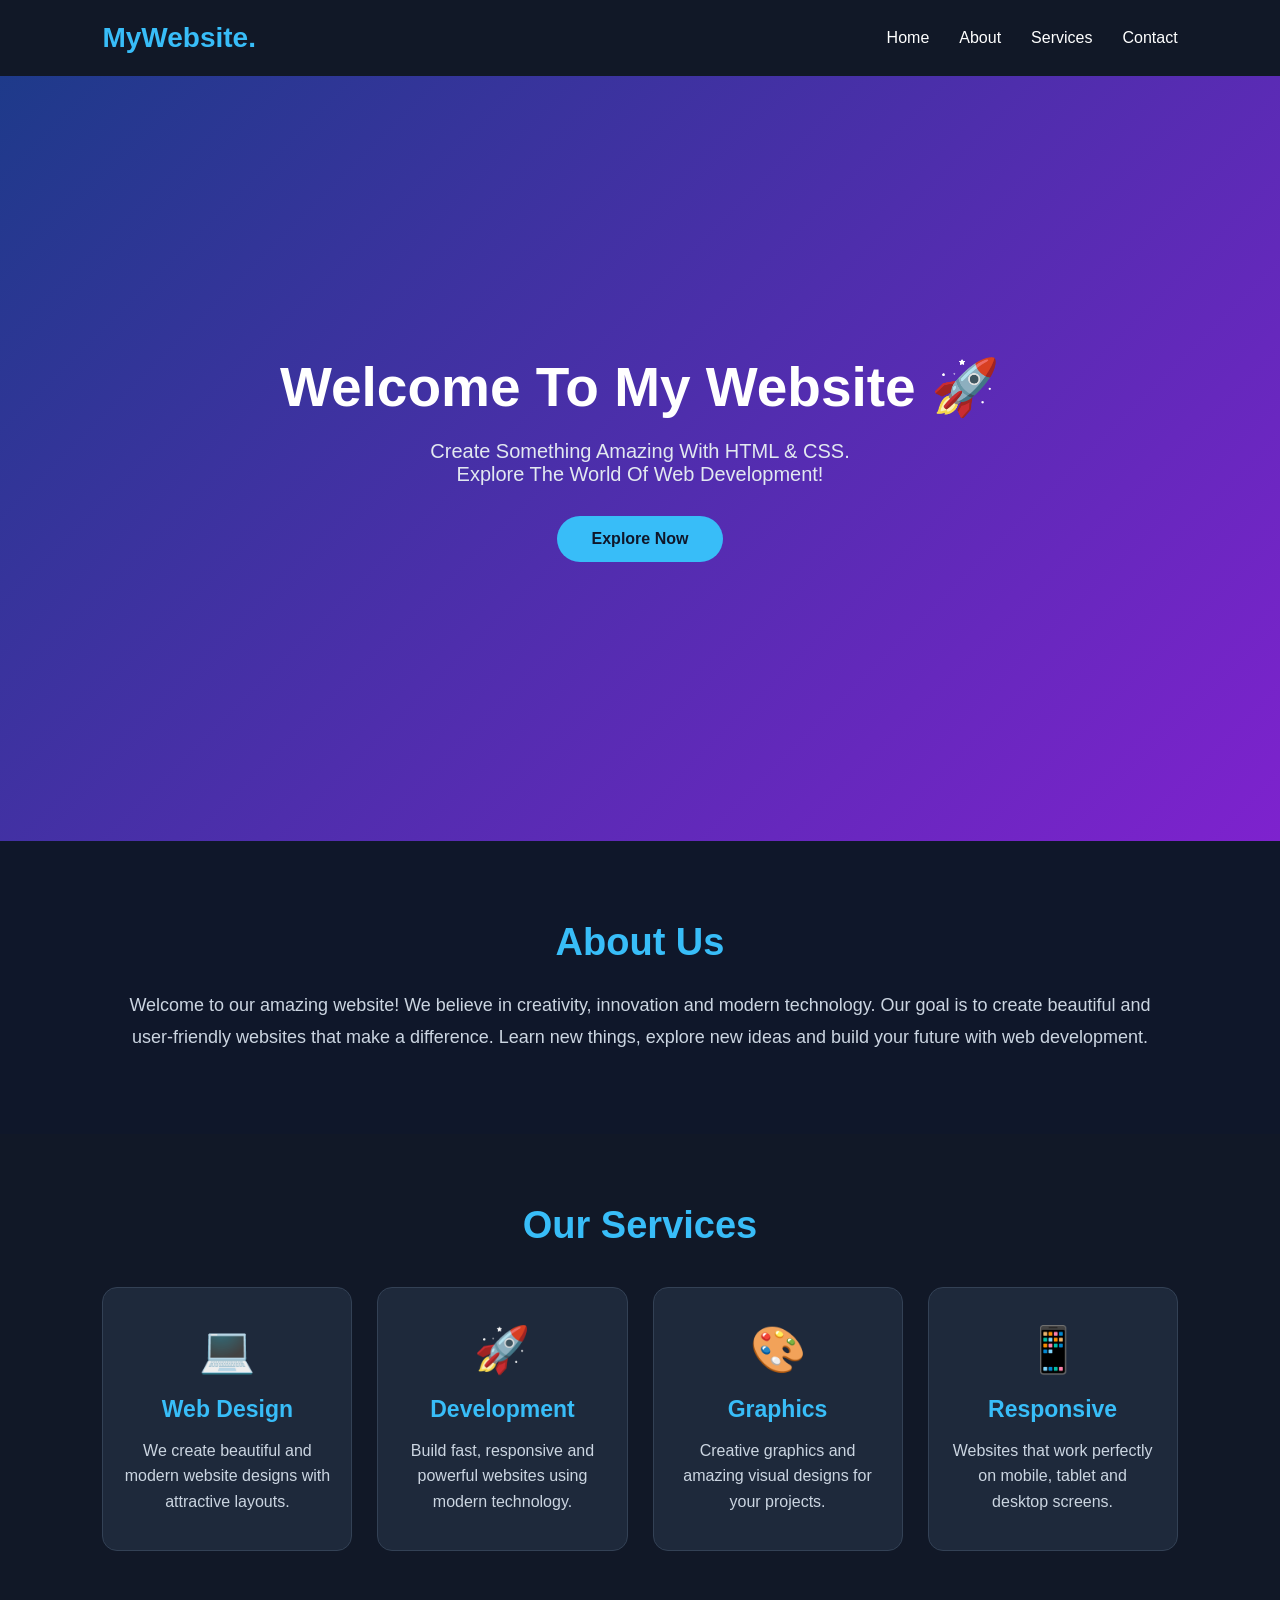
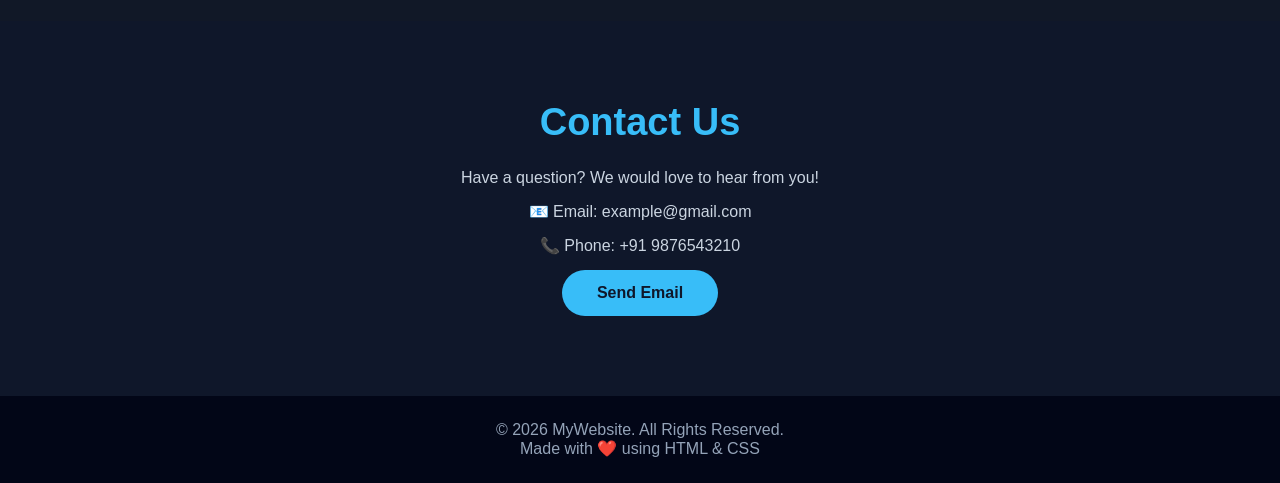
<file: about.html>
<!DOCTYPE html>
<html lang="en">
<head>
    <meta charset="UTF-8">
    <meta name="viewport" content="width=device-width, initial-scale=1.0">
    <title>My Awesome Website</title>

    <style>
        * {
            margin: 0;
            padding: 0;
            box-sizing: border-box;
            font-family: Arial, sans-serif;
            scroll-behavior: smooth;
        }

        body {
            background: #0f172a;
            color: white;
        }

        /* Navbar */
        nav {
            display: flex;
            justify-content: space-between;
            align-items: center;
            padding: 22px 8%;
            background: #111827;
            position: sticky;
            top: 0;
            z-index: 100;
        }

        .logo {
            font-size: 28px;
            font-weight: bold;
            color: #38bdf8;
        }

        nav ul {
            display: flex;
            list-style: none;
            gap: 30px;
        }

        nav ul li a {
            color: white;
            text-decoration: none;
            transition: 0.3s;
        }

        nav ul li a:hover {
            color: #38bdf8;
        }

        /* Hero Section */
        .hero {
            min-height: 85vh;
            display: flex;
            justify-content: center;
            align-items: center;
            text-align: center;
            padding: 30px;
            background: linear-gradient(135deg, #1e3a8a, #7e22ce);
        }

        .hero h1 {
            font-size: 55px;
            margin-bottom: 20px;
        }

        .hero p {
            font-size: 20px;
            color: #e2e8f0;
            margin-bottom: 30px;
        }

        .btn {
            display: inline-block;
            padding: 14px 35px;
            background: #38bdf8;
            color: #0f172a;
            text-decoration: none;
            border-radius: 30px;
            font-weight: bold;
            transition: 0.3s;
        }

        .btn:hover {
            background: white;
            transform: scale(1.08);
        }

        /* About */
        .about {
            padding: 80px 10%;
            text-align: center;
        }

        .heading {
            font-size: 38px;
            margin-bottom: 25px;
            color: #38bdf8;
        }

        .about p {
            font-size: 18px;
            line-height: 1.8;
            color: #cbd5e1;
        }

        /* Services */
        .services {
            padding: 70px 8%;
            background: #111827;
            text-align: center;
        }

        .cards {
            display: grid;
            grid-template-columns: repeat(auto-fit, minmax(220px, 1fr));
            gap: 25px;
            margin-top: 40px;
        }

        .card {
            background: #1e293b;
            padding: 35px 20px;
            border-radius: 15px;
            transition: 0.4s;
            border: 1px solid #334155;
        }

        .card:hover {
            transform: translateY(-12px);
            background: #263750;
            border-color: #38bdf8;
        }

        .card h3 {
            font-size: 23px;
            margin-bottom: 15px;
            color: #38bdf8;
        }

        .card p {
            color: #cbd5e1;
            line-height: 1.6;
        }

        .icon {
            font-size: 45px;
            margin-bottom: 20px;
        }

        /* Contact */
        .contact {
            padding: 80px 20px;
            text-align: center;
        }

        .contact p {
            color: #cbd5e1;
            margin: 15px;
        }

        /* Footer */
        footer {
            background: #020617;
            padding: 25px;
            text-align: center;
            color: #94a3b8;
        }

        /* Mobile */
        @media(max-width: 600px) {
            nav {
                flex-direction: column;
                gap: 18px;
            }

            nav ul {
                gap: 15px;
                flex-wrap: wrap;
                justify-content: center;
            }

            .hero h1 {
                font-size: 36px;
            }

            .hero p {
                font-size: 16px;
            }
        }
    </style>
</head>

<body>

    <!-- Navbar -->
    <nav>
        <div class="logo">MyWebsite.</div>

        <ul>
            <li><a href="#home">Home</a></li>
            <li><a href="#about">About</a></li>
            <li><a href="#services">Services</a></li>
            <li><a href="#contact">Contact</a></li>
        </ul>
    </nav>

    <!-- Hero Section -->
    <section class="hero" id="home">
        <div>
            <h1>Welcome To My Website 🚀</h1>

            <p>
                Create Something Amazing With HTML & CSS.
                <br>
                Explore The World Of Web Development!
            </p>

            <a href="#about" class="btn">Explore Now</a>
        </div>
    </section>

    <!-- About Section -->
    <section class="about" id="about">
        <h2 class="heading">About Us</h2>

        <p>
            Welcome to our amazing website! We believe in creativity,
            innovation and modern technology. Our goal is to create
            beautiful and user-friendly websites that make a difference.
            Learn new things, explore new ideas and build your future
            with web development.
        </p>
    </section>

    <!-- Services Section -->
    <section class="services" id="services">

        <h2 class="heading">Our Services</h2>

        <div class="cards">

            <div class="card">
                <div class="icon">💻</div>
                <h3>Web Design</h3>
                <p>
                    We create beautiful and modern website designs
                    with attractive layouts.
                </p>
            </div>

            <div class="card">
                <div class="icon">🚀</div>
                <h3>Development</h3>
                <p>
                    Build fast, responsive and powerful websites
                    using modern technology.
                </p>
            </div>

            <div class="card">
                <div class="icon">🎨</div>
                <h3>Graphics</h3>
                <p>
                    Creative graphics and amazing visual designs
                    for your projects.
                </p>
            </div>

            <div class="card">
                <div class="icon">📱</div>
                <h3>Responsive</h3>
                <p>
                    Websites that work perfectly on mobile,
                    tablet and desktop screens.
                </p>
            </div>

        </div>
    </section>

    <!-- Contact Section -->
    <section class="contact" id="contact">

        <h2 class="heading">Contact Us</h2>

        <p>Have a question? We would love to hear from you!</p>

        <p>📧 Email: example@gmail.com</p>

        <p>📞 Phone: +91 9876543210</p>

        <a href="mailto:example@gmail.com" class="btn">
            Send Email
        </a>

    </section>

    <!-- Footer -->
    <footer>
        <p>© 2026 MyWebsite. All Rights Reserved.</p>
        <p>Made with ❤️ using HTML & CSS</p>
    </footer>

</body>
</html>
</file>
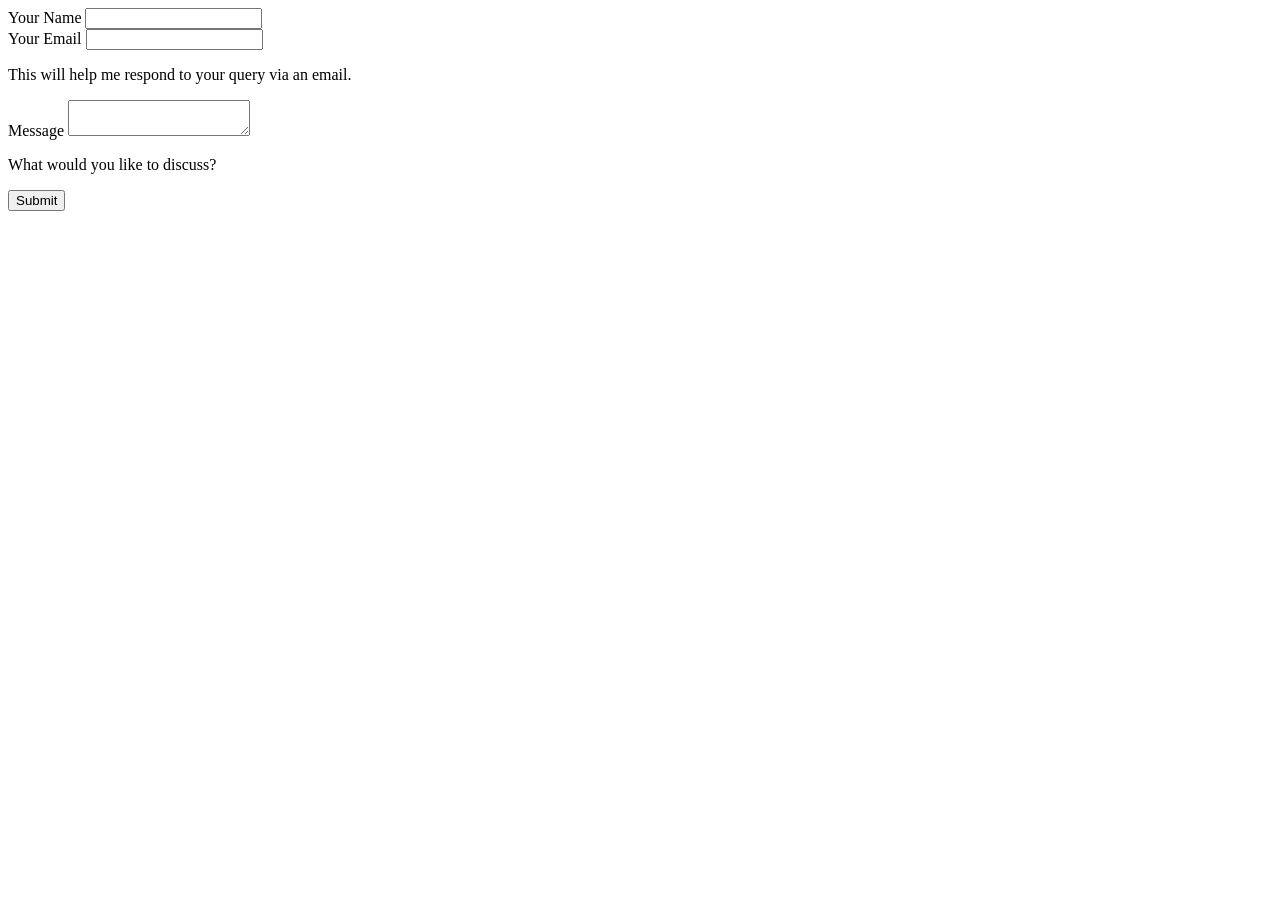
<file: contact.html>
<!DOCTYPE html>
<html lang="en">
<head>
    <meta charset="UTF-8">
    <meta name="viewport" content="width=device-width, initial-scale=1.0">
    <title>contact</title>
<form
  action="https://formspree.io/f/{FORM_ID}"
  class="fs-form"
  target="_top"
  method="POST"
>
  <div class="fs-field">
    <label class="fs-label" for="name">Your Name</label>
    <input class="fs-input" id="name" name="name" required />
  </div>
  <div class="fs-field">
    <label class="fs-label" for="email"> Your Email</label>
    <input class="fs-input" id="email" name="email" required />
    <p class="fs-description">
      This will help me respond to your query via an email.
    </p>
  </div>
  <div class="fs-field">
    <label class="fs-label" for="message">Message</label>
    <textarea
      class="fs-textarea"
      id="message"
      name="message"
      required
    ></textarea>
    <p class="fs-description">What would you like to discuss?</p>
  </div>
  <div class="fs-button-group">
    <button class="fs-button" type="submit">Submit</button>
  </div>
</form>
</file>
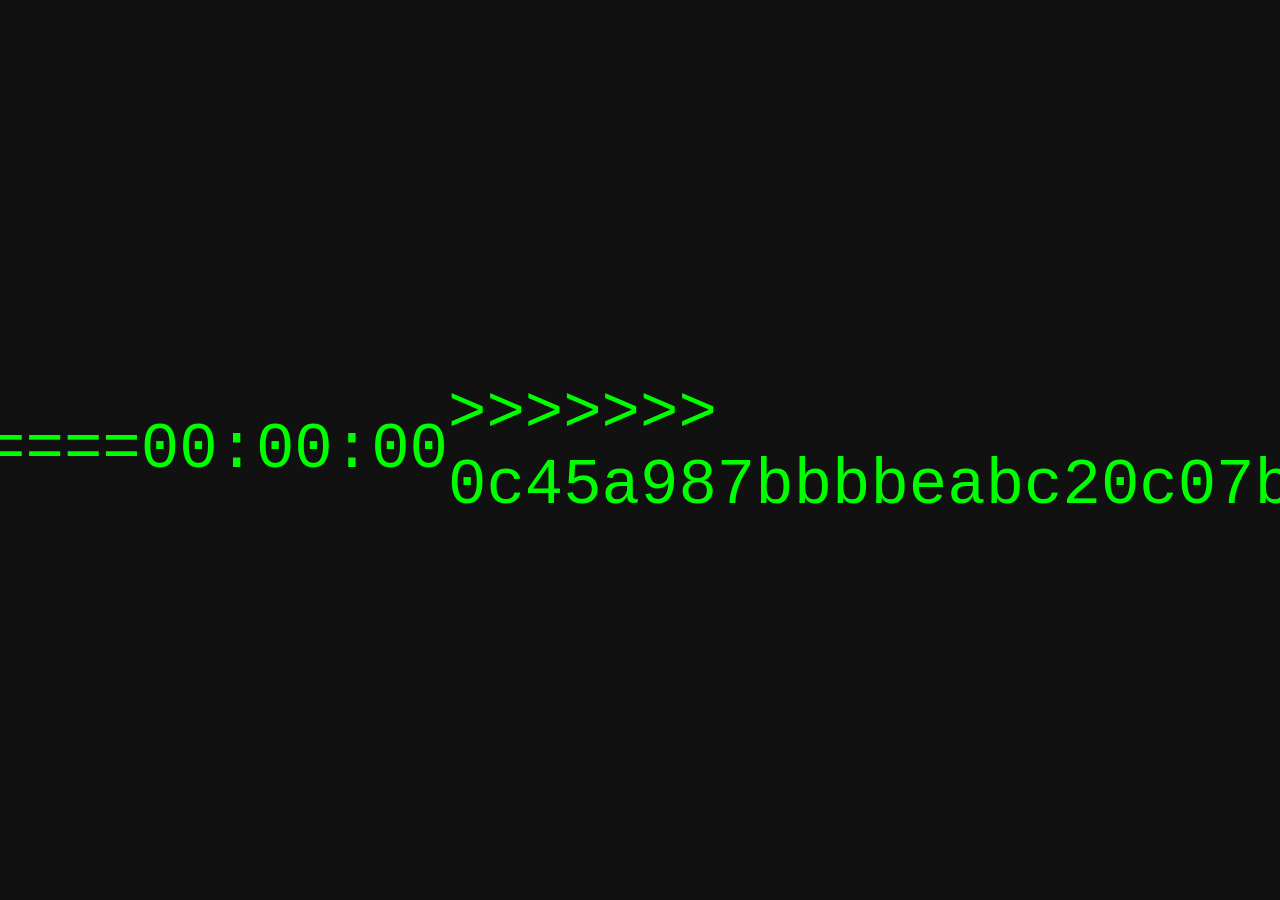
<file: digitalclock.html>
<<<<<<< HEAD
<!DOCTYPE html>
<html lang="en">
<head>
    <meta charset="UTF-8">
    <meta name="viewport" content="width=, initial-scale=1.0">
    <title>My first digital clock</title>
  <style>
    body {
      display: flex;
      justify-content: center;
      align-items: center;
      height: 100vh;
      margin: 0;
      background-color: #111;
      color: #0f0;
      font-family: monospace;
      font-size: 4rem;
    }
  </style>
</head>
<body>
  <div id="clock">00:00:00</div>

  <script>
    function updateClock() {
      const now = new Date();
      const hours = String(now.getHours()).padStart(2, "0");
      const minutes = String(now.getMinutes()).padStart(2, "0");
      const seconds = String(now.getSeconds()).padStart(2, "0");
      document.getElementById("clock").textContent = `${hours}:${minutes}:${seconds}`;
    }

    updateClock();
    setInterval(updateClock, 1000);
  </script>
</body>
=======
<!DOCTYPE html>
<html lang="en">
<head>
    <meta charset="UTF-8">
    <meta name="viewport" content="width=, initial-scale=1.0">
    <title>My first digital clock</title>
  <style>
    body {
      display: flex;
      justify-content: center;
      align-items: center;
      height: 100vh;
      margin: 0;
      background-color: #111;
      color: #0f0;
      font-family: monospace;
      font-size: 4rem;
    }
  </style>
</head>
<body>
  <div id="clock">00:00:00</div>

  <script>
    function updateClock() {
      const now = new Date();
      const hours = String(now.getHours()).padStart(2, "0");
      const minutes = String(now.getMinutes()).padStart(2, "0");
      const seconds = String(now.getSeconds()).padStart(2, "0");
      document.getElementById("clock").textContent = `${hours}:${minutes}:${seconds}`;
    }

    updateClock();
    setInterval(updateClock, 1000);
  </script>
</body>
>>>>>>> 0c45a987bbbbeabc20c07b31d4a07b990b21581b
</html>
</file>
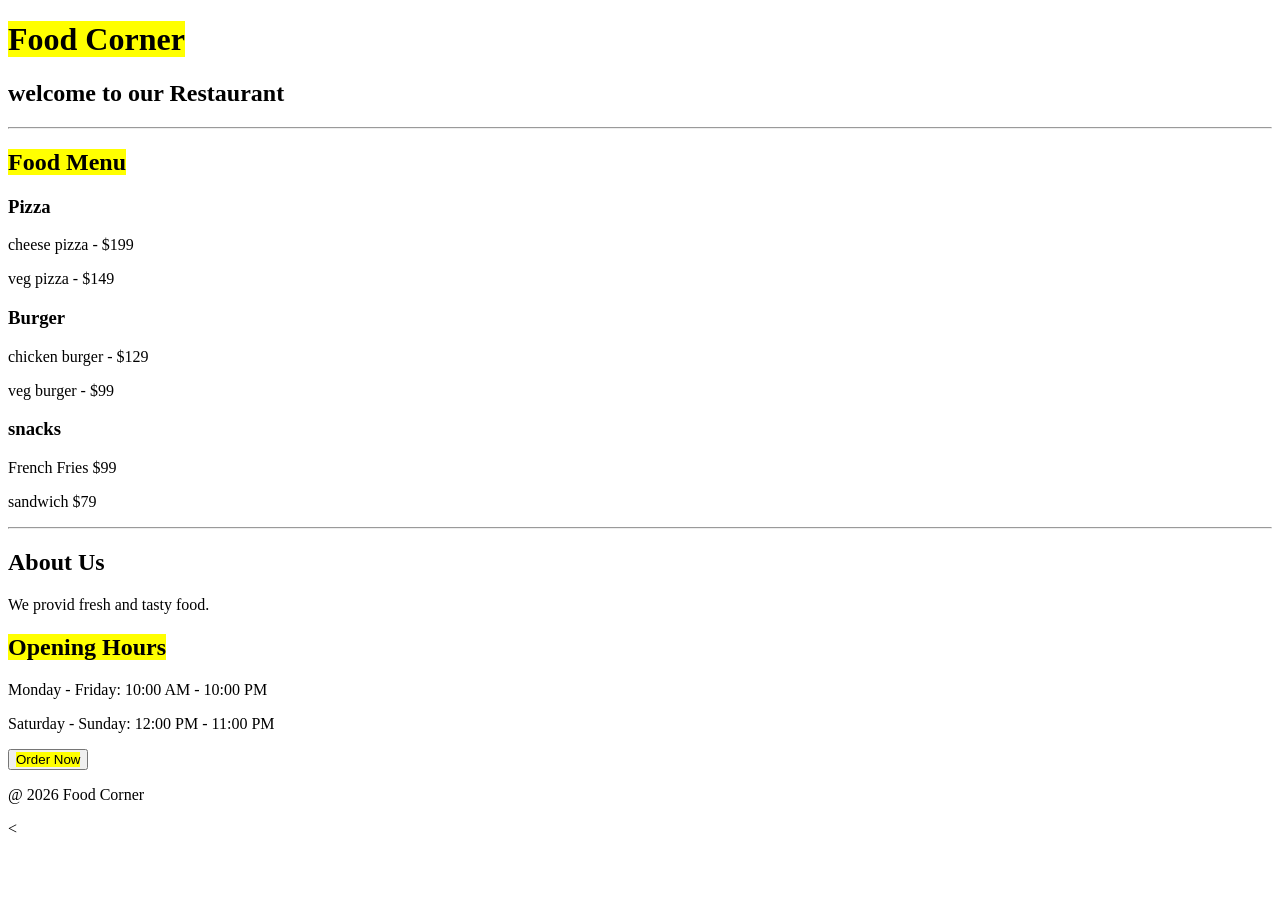
<file: foodmenu.html>
<!DOCTYPE html>
<html lang="en">
<head>
    <meta charset="UTF-8">
    <meta name="viewport" content="width=device-width, initial-scale=1.0">
    <title>foodmenu </title>
</head>
<body>
    <h1><mark>Food Corner</mark></h1>
    <h2>welcome to our Restaurant</h2>
    <hr>
     
    <h2><mark>Food Menu</mark></h2>

    <h3>Pizza</h3>
    <p>cheese pizza - $199</p>
    <p>veg pizza - $149</p>

    <h3>Burger</h3>
    <p>chicken burger - $129</p>
    <p>veg burger - $99</p>

    <h3>snacks</h3>
    <p>French Fries $99</p>
    <p>sandwich $79</p>

    <hr>

    <h2>About Us</h2>
    <p>We provid fresh and tasty food.</p>

    <h2><mark>Opening Hours</mark></h2>
    <p>Monday - Friday: 10:00 AM - 10:00 PM</p>
    <p>Saturday - Sunday: 12:00 PM - 11:00 PM</p>
    
    <button><mark>Order Now</mark></button>

    <footer>
        <p>@ 2026 Food Corner</p>
    </footer>
</body><
</html>
</file>
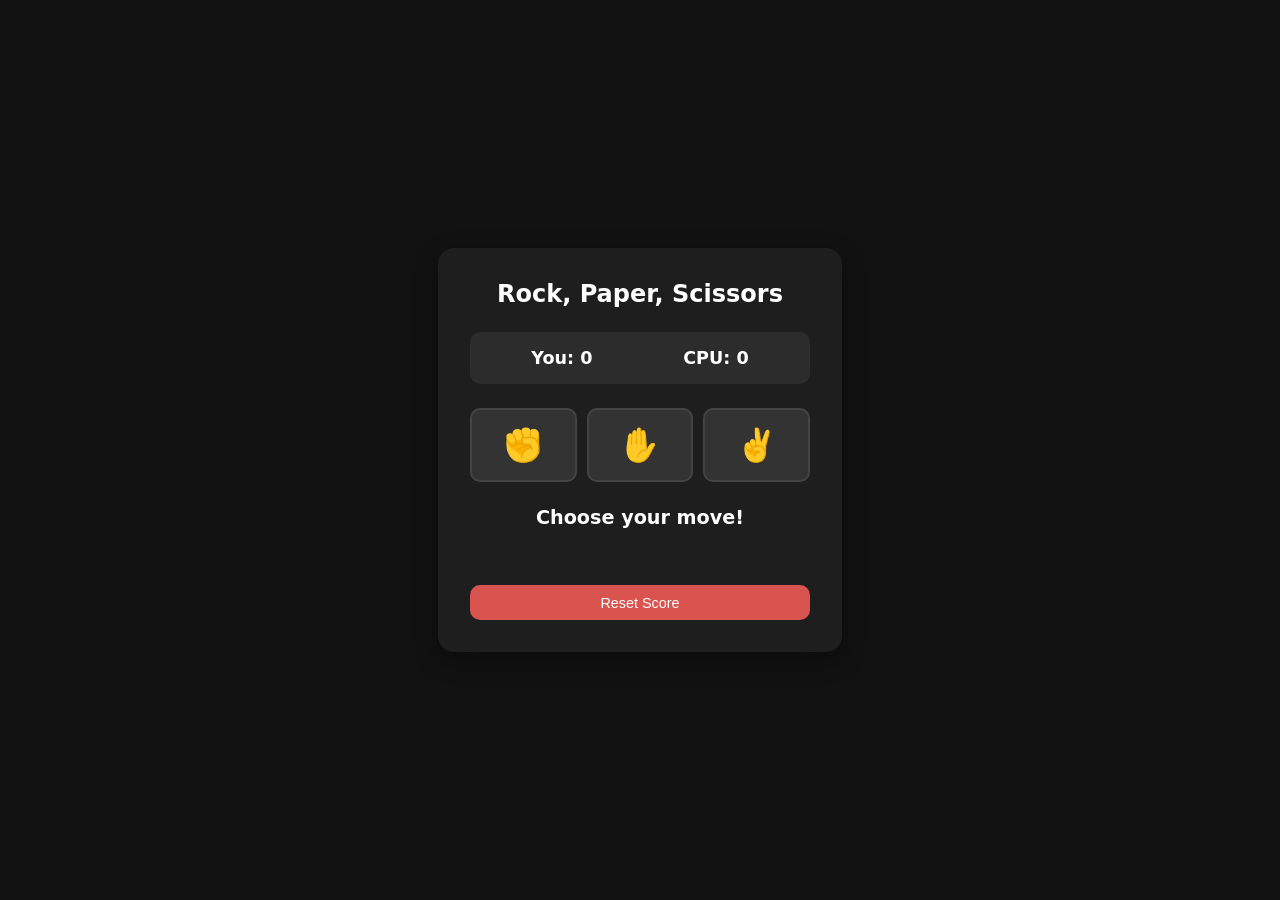
<file: game.html>
<!DOCTYPE html>
<html lang="en">
<head>
  <meta charset="UTF-8">
  <meta name="viewport" content="width=device-width, initial-scale=1.0">
  <title>Rock, Paper, Scissors</title>
  <style>
    body {
      font-family: system-ui, -apple-system, sans-serif;
      background-color: #121212;
      color: #ffffff;
      display: flex;
      justify-content: center;
      align-items: center;
      height: 100vh;
      margin: 0;
    }

    .game-container {
      background-color: #1e1e1e;
      padding: 2rem;
      border-radius: 16px;
      box-shadow: 0 8px 24px rgba(0, 0, 0, 0.4);
      text-align: center;
      width: 340px;
    }

    h1 {
      margin-top: 0;
      font-size: 1.5rem;
    }

    .scoreboard {
      display: flex;
      justify-content: space-around;
      background-color: #2c2c2c;
      padding: 1rem;
      border-radius: 10px;
      margin: 1.5rem 0;
      font-size: 1.1rem;
      font-weight: bold;
    }

    .choices {
      display: flex;
      justify-content: space-between;
      gap: 10px;
      margin-bottom: 1.5rem;
    }

    button {
      flex: 1;
      padding: 1rem 0.5rem;
      font-size: 2rem;
      background-color: #333;
      border: 2px solid #444;
      border-radius: 10px;
      color: white;
      cursor: pointer;
      transition: transform 0.1s, background-color 0.2s;
    }

    button:hover {
      background-color: #444;
      transform: translateY(-2px);
    }

    button:active {
      transform: scale(0.95);
    }

    #result {
      font-size: 1.2rem;
      font-weight: bold;
      min-height: 1.5em;
      margin-bottom: 0.5rem;
    }

    #details {
      color: #aaa;
      font-size: 0.95rem;
      min-height: 1.2em;
      margin-bottom: 1.5rem;
    }

    .reset-btn {
      font-size: 0.9rem;
      padding: 0.6rem 1.2rem;
      background-color: #d9534f;
      border: none;
      width: 100%;
    }

    .reset-btn:hover {
      background-color: #c9302c;
    }
  </style>
</head>
<body>

  <div class="game-container">
    <h1>Rock, Paper, Scissors</h1>
    
    <div class="scoreboard">
      <div>You: <span id="player-score">0</span></div>
      <div>CPU: <span id="cpu-score">0</span></div>
    </div>

    <div class="choices">
      <button onclick="play('rock')" title="Rock">✊</button>
      <button onclick="play('paper')" title="Paper">✋</button>
      <button onclick="play('scissors')" title="Scissors">✌️</button>
    </div>

    <div id="result">Choose your move!</div>
    <div id="details"></div>

    <button class="reset-btn" onclick="resetGame()">Reset Score</button>
  </div>

  <script>
    let playerScore = 0;
    let cpuScore = 0;

    const emojis = {
      rock: '✊',
      paper: '✋',
      scissors: '✌️'
    };

    function play(playerChoice) {
      const options = ['rock', 'paper', 'scissors'];
      const cpuChoice = options[Math.floor(Math.random() * 3)];

      const resultEl = document.getElementById('result');
      const detailsEl = document.getElementById('details');

      detailsEl.textContent = `You chose ${emojis[playerChoice]} vs CPU ${emojis[cpuChoice]}`;

      if (playerChoice === cpuChoice) {
        resultEl.textContent = "It's a tie!";
        resultEl.style.color = '#f0ad4e';
      } else if (
        (playerChoice === 'rock' && cpuChoice === 'scissors') ||
        (playerChoice === 'paper' && cpuChoice === 'rock') ||
        (playerChoice === 'scissors' && cpuChoice === 'paper')
      ) {
        playerScore++;
        resultEl.textContent = "You win!";
        resultEl.style.color = '#5cb85c';
      } else {
        cpuScore++;
        resultEl.textContent = "CPU wins!";
        resultEl.style.color = '#d9534f';
      }

      document.getElementById('player-score').textContent = playerScore;
      document.getElementById('cpu-score').textContent = cpuScore;
    }

    function resetGame() {
      playerScore = 0;
      cpuScore = 0;
      document.getElementById('player-score').textContent = 0;
      document.getElementById('cpu-score').textContent = 0;
      document.getElementById('result').textContent = "Choose your move!";
      document.getElementById('result').style.color = '#ffffff';
      document.getElementById('details').textContent = "";
    }
  </script>

</body>
</html>
</file>
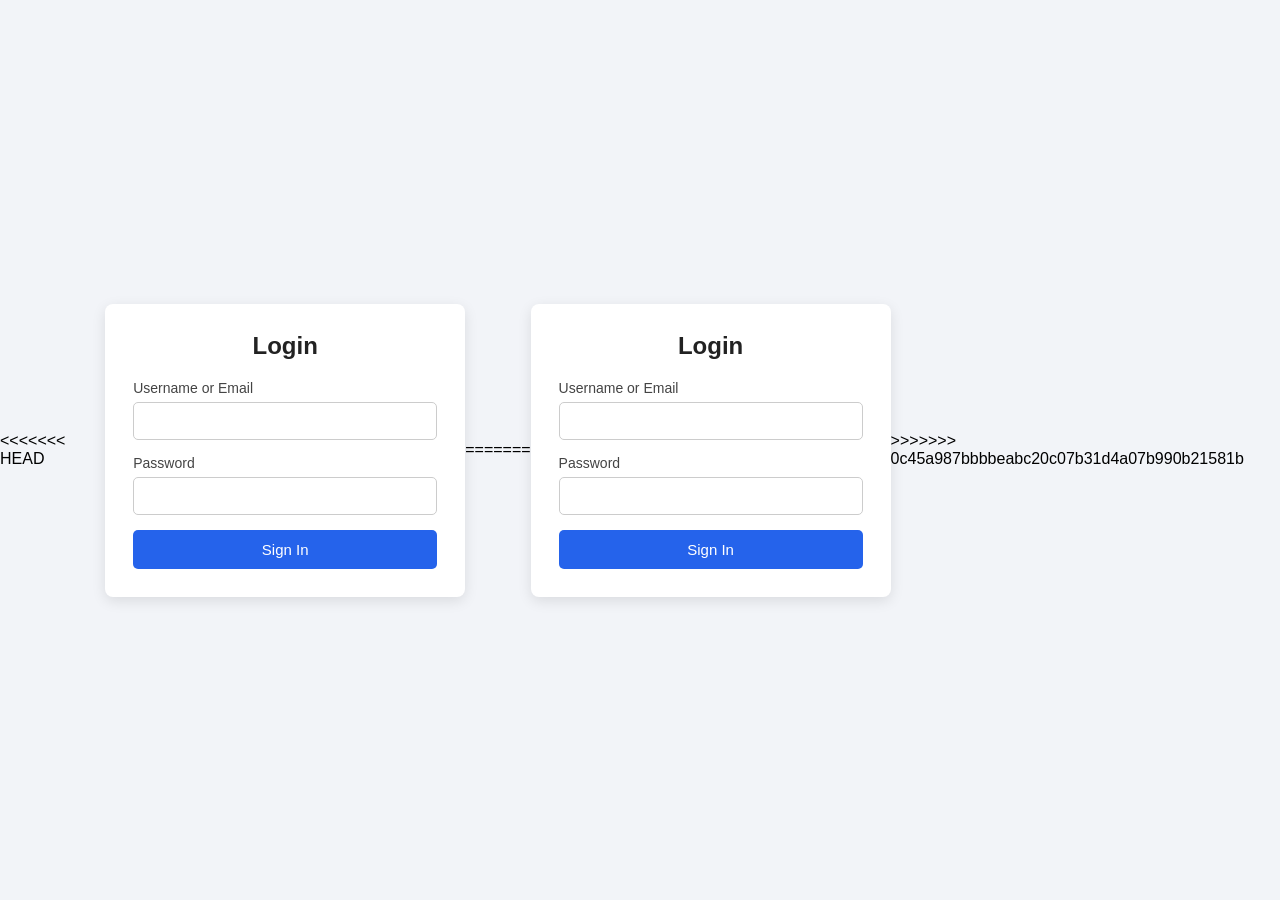
<file: login.html>
<<<<<<< HEAD
<!DOCTYPE html>
<html lang="en">
<head>
    <meta charset="UTF-8">
    <meta name="viewport" content="width=device-width, initial-scale=1.0">
    <title>login</title>

  <style>
    * {
      box-sizing: border-box;
      margin: 0;
      padding: 0;
      font-family: Arial, sans-serif;
    }

    body {
      min-height: 100vh;
      display: flex;
      justify-content: center;
      align-items: center;
      background-color: #f2f4f8;
    }

    .login-box {
      width: 100%;
      max-width: 360px;
      background: #ffffff;
      padding: 28px;
      border-radius: 8px;
      box-shadow: 0 4px 14px rgba(0, 0, 0, 0.1);
    }

    .login-box h2 {
      margin-bottom: 20px;
      text-align: center;
      color: #222;
    }

    .form-group {
      margin-bottom: 15px;
    }

    .form-group label {
      display: block;
      margin-bottom: 6px;
      font-size: 14px;
      color: #444;
    }

    .form-group input {
      width: 100%;
      padding: 10px 12px;
      border: 1px solid #ccc;
      border-radius: 5px;
      font-size: 14px;
    }

    .form-group input:focus {
      outline: none;
      border-color: #2563eb;
    }

    .login-btn {
      width: 100%;
      padding: 11px;
      background-color: #2563eb;
      color: #fff;
      border: none;
      border-radius: 5px;
      font-size: 15px;
      cursor: pointer;
    }

    .login-btn:hover {
      background-color: #1d4ed8;
    }
  </style>
</head>
<body>
  <div class="login-box">
    <h2>Login</h2> 
    <form action="/login" method="POST">
      <div class="form-group">
        <label for="username">Username or Email</label>
        <input type="text" id="username" name="username" required />
      </div>

      <div class="form-group">
        <label for="password">Password</label>
        <input type="password" id="password" name="password" required />
      </div>

      <button type="submit" class="login-btn">Sign In</button>
    </form>
  </div>
</body>
=======
<!DOCTYPE html>
<html lang="en">
<head>
    <meta charset="UTF-8">
    <meta name="viewport" content="width=device-width, initial-scale=1.0">
    <title>login</title>

  <style>
    * {
      box-sizing: border-box;
      margin: 0;
      padding: 0;
      font-family: Arial, sans-serif;
    }

    body {
      min-height: 100vh;
      display: flex;
      justify-content: center;
      align-items: center;
      background-color: #f2f4f8;
    }

    .login-box {
      width: 100%;
      max-width: 360px;
      background: #ffffff;
      padding: 28px;
      border-radius: 8px;
      box-shadow: 0 4px 14px rgba(0, 0, 0, 0.1);
    }

    .login-box h2 {
      margin-bottom: 20px;
      text-align: center;
      color: #222;
    }

    .form-group {
      margin-bottom: 15px;
    }

    .form-group label {
      display: block;
      margin-bottom: 6px;
      font-size: 14px;
      color: #444;
    }

    .form-group input {
      width: 100%;
      padding: 10px 12px;
      border: 1px solid #ccc;
      border-radius: 5px;
      font-size: 14px;
    }

    .form-group input:focus {
      outline: none;
      border-color: #2563eb;
    }

    .login-btn {
      width: 100%;
      padding: 11px;
      background-color: #2563eb;
      color: #fff;
      border: none;
      border-radius: 5px;
      font-size: 15px;
      cursor: pointer;
    }

    .login-btn:hover {
      background-color: #1d4ed8;
    }
  </style>
</head>
<body>
  <div class="login-box">
    <h2>Login</h2> 
    <form action="/login" method="POST">
      <div class="form-group">
        <label for="username">Username or Email</label>
        <input type="text" id="username" name="username" required />
      </div>

      <div class="form-group">
        <label for="password">Password</label>
        <input type="password" id="password" name="password" required />
      </div>

      <button type="submit" class="login-btn">Sign In</button>
    </form>
  </div>
</body>
>>>>>>> 0c45a987bbbbeabc20c07b31d4a07b990b21581b
</html>
</file>
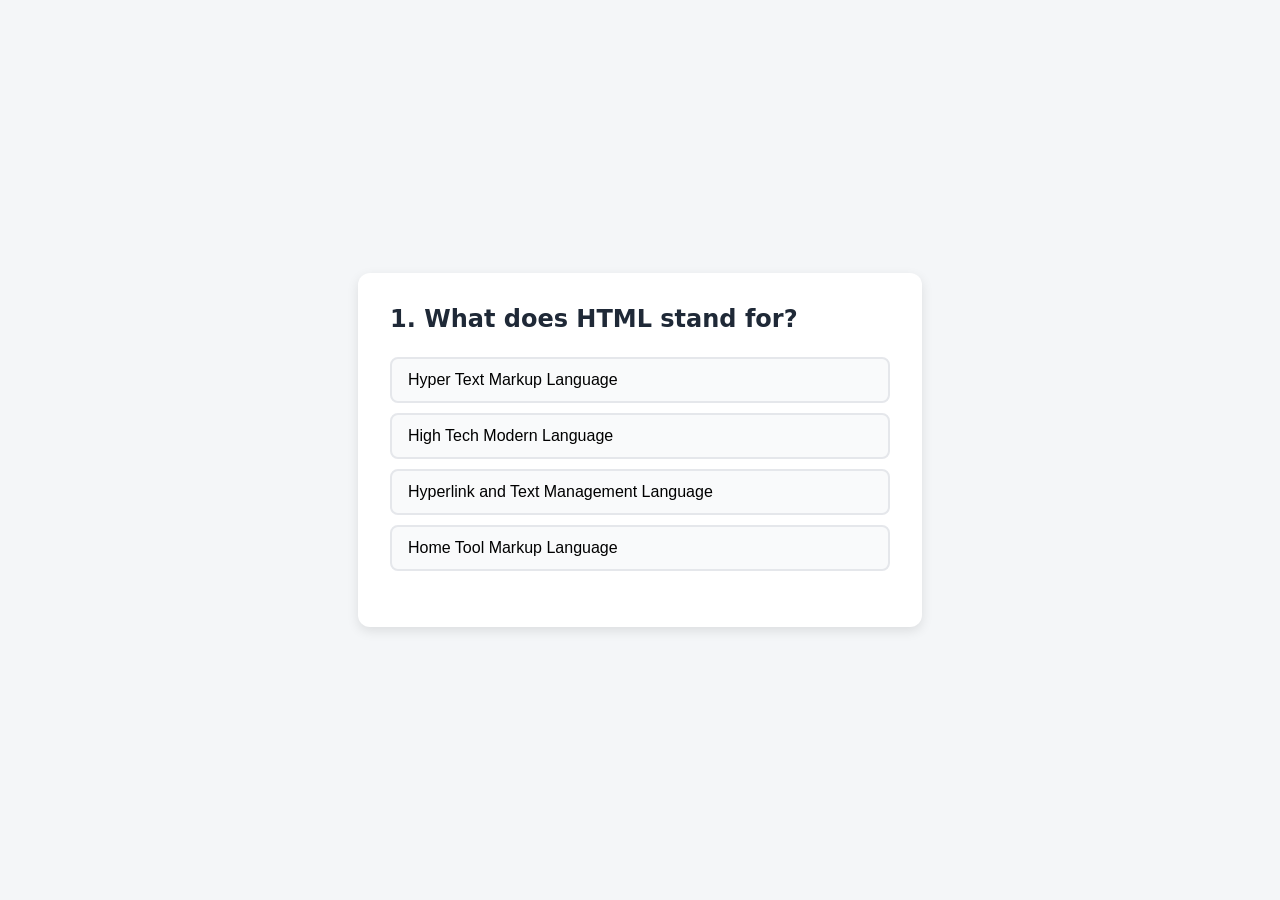
<file: quiz.html>
<!DOCTYPE html>
<html lang="en">
<head>
  <meta charset="UTF-8">
  <meta name="viewport" content="width=device-width, initial-scale=1.0">
  <title>Interactive Quiz</title>
  <style>
    body {
      font-family: system-ui, -apple-system, sans-serif;
      background-color: #f4f6f8;
      display: flex;
      justify-content: center;
      align-items: center;
      min-height: 100vh;
      margin: 0;
    }
    .quiz-container {
      background: #ffffff;
      padding: 2rem;
      border-radius: 12px;
      box-shadow: 0 4px 12px rgba(0, 0, 0, 0.1);
      width: 100%;
      max-width: 500px;
    }
    h2 {
      margin-top: 0;
      color: #1f2937;
    }
    .options {
      display: flex;
      flex-direction: column;
      gap: 10px;
      margin: 1.5rem 0;
    }
    .option-btn {
      padding: 12px 16px;
      font-size: 1rem;
      text-align: left;
      background: #f9fafb;
      border: 2px solid #e5e7eb;
      border-radius: 8px;
      cursor: pointer;
      transition: all 0.2s;
    }
    .option-btn:hover:not(:disabled) {
      background: #eff6ff;
      border-color: #3b82f6;
    }
    .option-btn.correct {
      background: #dcfce7;
      border-color: #22c55e;
      color: #166534;
    }
    .option-btn.wrong {
      background: #fee2e2;
      border-color: #ef4444;
      color: #991b1b;
    }
    .next-btn {
      padding: 10px 20px;
      font-size: 1rem;
      background: #2563eb;
      color: white;
      border: none;
      border-radius: 8px;
      cursor: pointer;
      display: none;
    }
    .next-btn:hover {
      background: #1d4ed8;
    }
    .score-section {
      text-align: center;
    }
  </style>
</head>
<body>

  <div class="quiz-container" id="quiz">
    <h2 id="question">Question text</h2>
    <div class="options" id="options"></div>
    <button class="next-btn" id="next-btn">Next Question</button>
  </div>

  <script>
    const quizData = [
      {
        question: "What does HTML stand for?",
        options: [
          "Hyper Text Markup Language",
          "High Tech Modern Language",
          "Hyperlink and Text Management Language",
          "Home Tool Markup Language"
        ],
        answer: 0
      },
      {
        question: "Which HTML tag is used to create a hyperlink?",
        options: ["<link>", "<a>", "<href>", "<url>"],
        answer: 1
      },
      {
        question: "Which CSS property controls the text size?",
        options: ["text-style", "font-weight", "font-size", "text-size"],
        answer: 2
      }
    ];

    let currentQuestion = 0;
    let score = 0;

    const quizContainer = document.getElementById("quiz");
    const questionEl = document.getElementById("question");
    const optionsEl = document.getElementById("options");
    const nextBtn = document.getElementById("next-btn");

    function loadQuestion() {
      nextBtn.style.display = "none";
      optionsEl.innerHTML = "";
      
      const current = quizData[currentQuestion];
      questionEl.textContent = `${currentQuestion + 1}. ${current.question}`;

      current.options.forEach((option, index) => {
        const button = document.createElement("button");
        button.textContent = option;
        button.classList.add("option-btn");
        button.addEventListener("click", () => selectAnswer(index, button));
        optionsEl.appendChild(button);
      });
    }

    function selectAnswer(selectedIndex, selectedButton) {
      const correctIndex = quizData[currentQuestion].answer;
      const allButtons = optionsEl.querySelectorAll(".option-btn");

      allButtons.forEach((btn, idx) => {
        btn.disabled = true;
        if (idx === correctIndex) {
          btn.classList.add("correct");
        }
      });

      if (selectedIndex === correctIndex) {
        score++;
      } else {
        selectedButton.classList.add("wrong");
      }

      nextBtn.style.display = "inline-block";
    }

    nextBtn.addEventListener("click", () => {
      currentQuestion++;
      if (currentQuestion < quizData.length) {
        loadQuestion();
      } else {
        showResults();
      }
    });

    function showResults() {
      quizContainer.innerHTML = `
        <div class="score-section">
          <h2>Quiz Completed!</h2>
          <p>You scored <strong>${score}</strong> out of <strong>${quizData.length}</strong>.</p>
          <button class="next-btn" style="display:inline-block" onclick="location.reload()">Restart Quiz</button>
        </div>
      `;
    }

    loadQuestion();
  </script>

</body>
</html>
</file>
